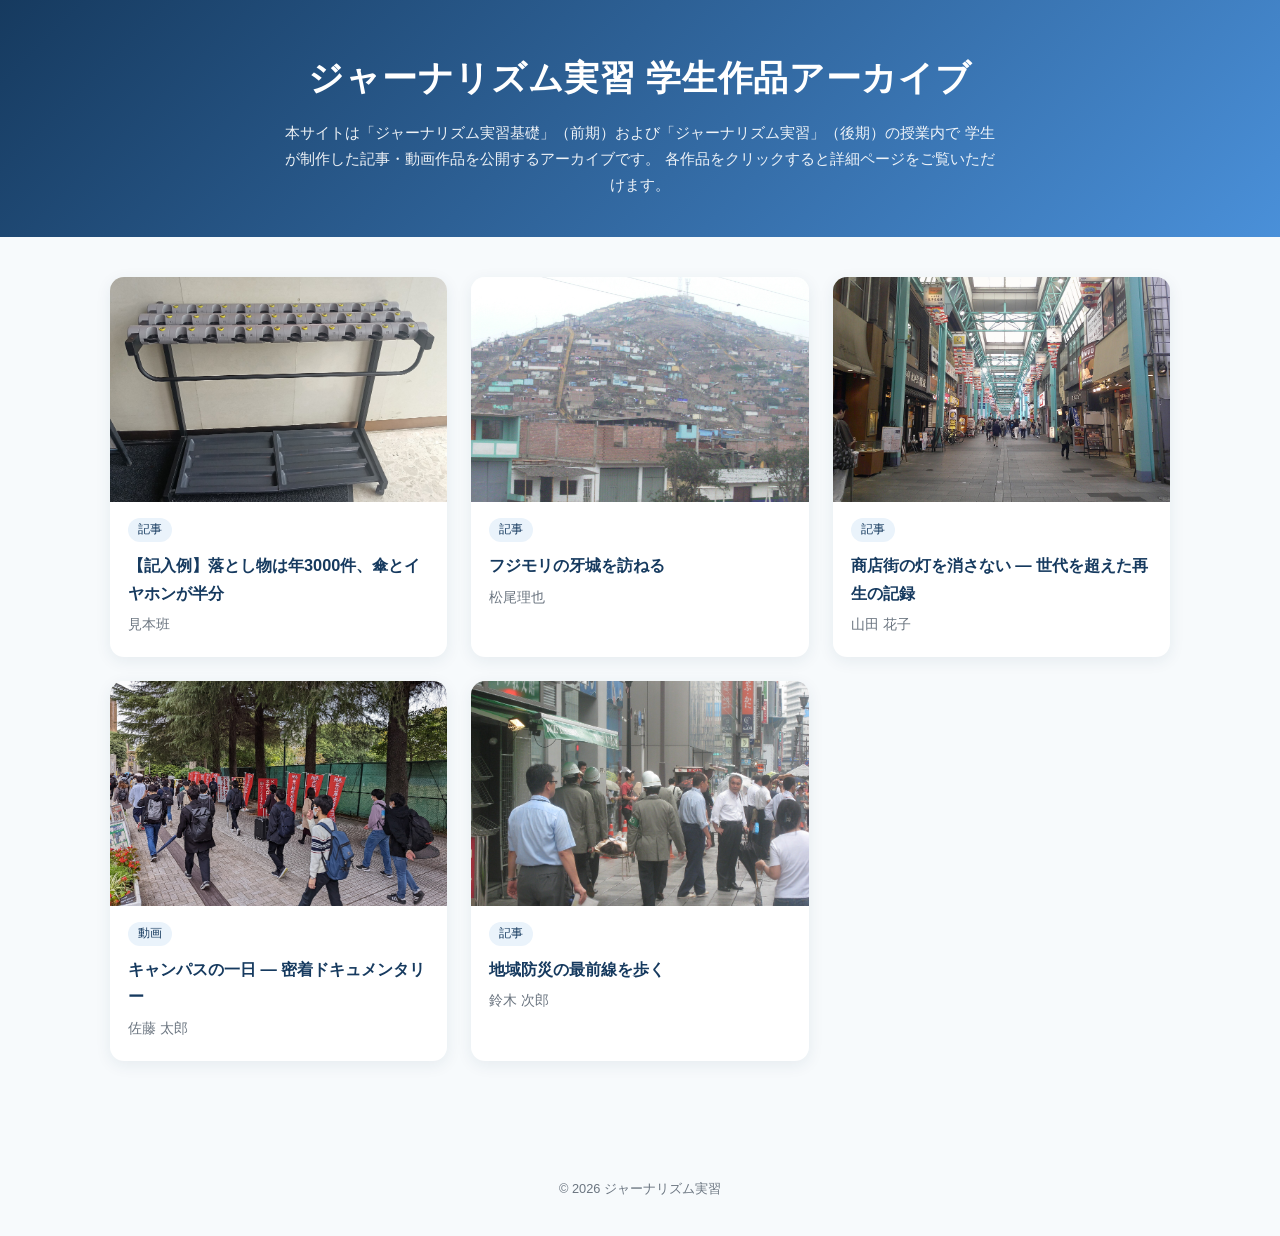
<file: index.html>
<!DOCTYPE html>
<html lang="ja">
<head>
  <meta charset="UTF-8">
  <meta name="viewport" content="width=device-width, initial-scale=1.0">
  <meta name="robots" content="noindex, nofollow">
  <title>ジャーナリズム実習 学生作品アーカイブ</title>
  <link rel="stylesheet" href="css/style.css?v=4">
</head>
<body>
  <header class="site-header">
    <h1>ジャーナリズム実習 学生作品アーカイブ</h1>
    <!-- ここのテキストは自由に差し替えてください -->
    <p class="site-description" id="site-description">
      本サイトは「ジャーナリズム実習基礎」（前期）および「ジャーナリズム実習」（後期）の授業内で
      学生が制作した記事・動画作品を公開するアーカイブです。
      各作品をクリックすると詳細ページをご覧いただけます。
    </p>
  </header>

  <main>
    <div class="works-grid" id="works-grid">
      <p class="empty-message">読み込み中...</p>
    </div>
  </main>

  <footer class="site-footer">
    <p>&copy; 2026 ジャーナリズム実習</p>
  </footer>

  <script src="js/main.js"></script>
</body>
</html>
</file>
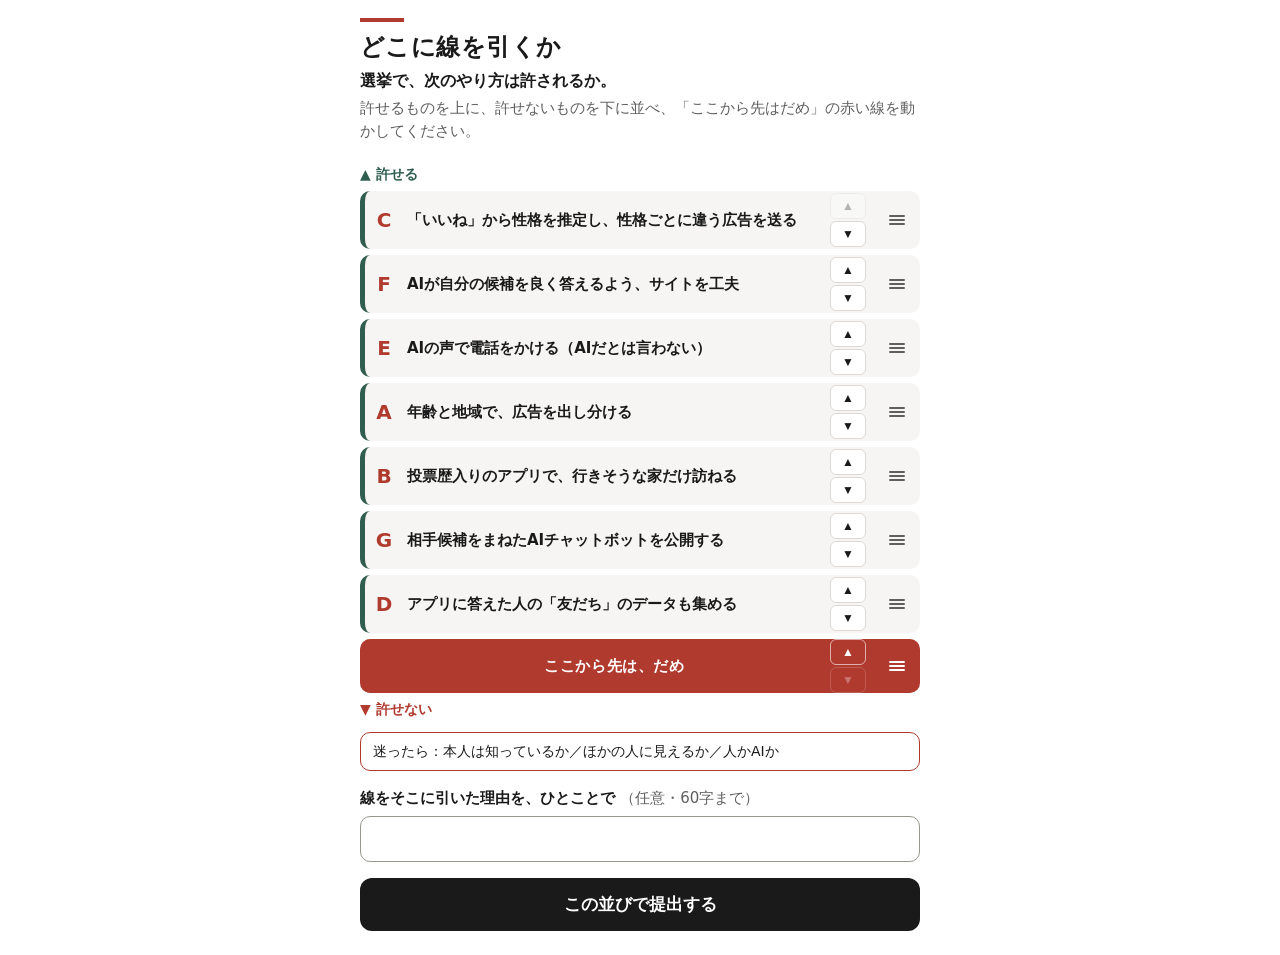
<file: line11/index.html>
<!doctype html>
<html lang="ja">
<head>
<meta charset="utf-8">
<meta name="viewport" content="width=device-width,initial-scale=1,viewport-fit=cover">
<meta name="robots" content="noindex,nofollow">
<title>どこに線を引くか</title>
<style>
  :root {
    --ink: #1A1A1A; --muted: #5F5F5F; --paper: #FFFFFF; --card: #F6F5F3;
    --accent: #B03A2E; --accent-soft: #F7E9E7; --rule: #DDDAD5; --ok: #2F5D50;
    color-scheme: light;
  }
  * { box-sizing: border-box; }
  html { -webkit-text-size-adjust: 100%; }
  body {
    margin: 0; background: var(--paper); color: var(--ink);
    font-family: "Hiragino Sans", "Yu Gothic UI", "Yu Gothic", "Noto Sans JP", system-ui, sans-serif;
    font-size: 16px; line-height: 1.5;
    padding: 0 16px calc(24px + env(safe-area-inset-bottom));
  }
  main { max-width: 560px; margin: 0 auto; }
  header { padding: 18px 0 8px; }
  .bar { width: 44px; height: 4px; background: var(--accent); margin-bottom: 10px; }
  h1 { font-size: 24px; line-height: 1.3; margin: 0 0 6px; letter-spacing: .02em; }
  .q { font-weight: 700; margin: 0 0 4px; }
  .inst { margin: 0; color: var(--muted); font-size: 15px; }
  .demo { margin: 10px 0 0; padding: 6px 10px; border: 1px dashed var(--rule); border-radius: 8px; font-size: 13px; color: var(--muted); }

  .end { display: flex; align-items: center; gap: 8px; font-size: 14px; font-weight: 700; margin: 14px 0 6px; }
  .end.ok { color: var(--ok); }
  .end.ng { color: var(--accent); margin: 6px 0 0; }

  #list { list-style: none; margin: 0; padding: 0; position: relative; }
  #list li {
    display: flex; align-items: stretch; gap: 8px; min-height: 58px;
    background: var(--card); border-radius: 10px; margin: 0 0 6px;
    border-left: 5px solid var(--ok); position: relative;
    user-select: none; -webkit-user-select: none; -webkit-touch-callout: none;
  }
  #list li.ng { border-left-color: var(--accent); background: var(--accent-soft); }
  #list li.dragging { z-index: 5; box-shadow: 0 8px 22px rgba(0,0,0,.22); transition: none; }
  #list li.settle { transition: transform .16s ease; }
  .letter { flex: none; width: 34px; display: flex; align-items: center; justify-content: center; font-weight: 800; font-size: 20px; color: var(--accent); padding-left: 4px; }
  .text { flex: 1; align-self: center; padding: 8px 0; font-weight: 600; font-size: 15px; line-height: 1.4; }
  .updown { flex: none; display: flex; flex-direction: column; justify-content: center; gap: 2px; }
  .updown button {
    width: 36px; height: 26px; border: 1px solid var(--rule); background: #fff; color: var(--ink);
    border-radius: 6px; font-size: 12px; line-height: 1; padding: 0; cursor: pointer;
  }
  .updown button:disabled { opacity: .3; }
  .handle {
    flex: none; width: 46px; display: flex; align-items: center; justify-content: center;
    touch-action: none; cursor: grab; color: var(--muted); border-radius: 0 10px 10px 0;
  }
  .handle svg { pointer-events: none; }
  #list li.line {
    background: var(--accent); color: #fff; border-left-color: var(--accent); min-height: 46px;
  }
  #list li.line .text { text-align: center; font-size: 15px; font-weight: 800; letter-spacing: .04em; }
  #list li.line .letter { color: #fff; font-size: 16px; }
  #list li.line .handle { color: #fff; }
  #list li.line .updown button { border-color: rgba(255,255,255,.6); background: transparent; color: #fff; }

  .hint { margin: 12px 0 0; padding: 8px 12px; border: 1px solid var(--accent); border-radius: 10px; font-size: 14px; }
  label.reason { display: block; margin: 16px 0 6px; font-weight: 700; font-size: 15px; }
  label.reason span { font-weight: 400; color: var(--muted); }
  #reason { width: 100%; font: inherit; padding: 10px 12px; border: 1px solid #9A9690; border-radius: 10px; background: #fff; color: var(--ink); }
  #send {
    display: block; width: 100%; margin: 16px 0 0; padding: 14px; font: inherit; font-weight: 800; font-size: 17px;
    color: #fff; background: var(--ink); border: 0; border-radius: 12px; cursor: pointer;
  }
  #send:disabled { opacity: .5; }
  #status { margin: 12px 0 0; padding: 12px 14px; border-radius: 10px; font-size: 15px; display: none; }
  #status.done { display: block; background: #E9F1EE; color: #1F4438; }
  #status.err { display: block; background: var(--accent-soft); color: #7C241B; }
  #status b { font-size: 17px; letter-spacing: .06em; }
  :focus-visible { outline: 3px solid #2B6CB0; outline-offset: 2px; }
</style>
</head>
<body>
<main>
  <header>
    <div class="bar"></div>
    <h1 id="title"></h1>
    <p class="q" id="question"></p>
    <p class="inst" id="instruction"></p>
    <p class="demo" id="demo" hidden>試作モード：回答はこの端末の中だけに保存されます。</p>
  </header>

  <div class="end ok">▲ 許せる</div>
  <ul id="list" aria-label="カードの並び。上が許せる、下が許せない"></ul>
  <div class="end ng">▼ 許せない</div>

  <p class="hint" id="hint"></p>

  <div id="reasonBox" hidden>
    <label class="reason" for="reason">線をそこに引いた理由を、ひとことで <span>（任意・60字まで）</span></label>
    <input id="reason" type="text" maxlength="60" autocomplete="off" enterkeyhint="done">
  </div>

  <button id="send" type="button">この並びで提出する</button>
  <div id="status" role="status" aria-live="polite"></div>
</main>

<script src="config.js?v=20261128b"></script>
<script>
(function () {
  "use strict";
  var CFG = window.LINE_APP;
  var LINE = "|";
  var KEY = "lineapp:" + CFG.session;
  var list = document.getElementById("list");
  var sendBtn = document.getElementById("send");
  var statusBox = document.getElementById("status");
  var reasonInput = document.getElementById("reason");
  var cardText = {};
  CFG.cards.forEach(function (c) { cardText[c.id] = c.text; });

  document.getElementById("title").textContent = CFG.title;
  document.title = CFG.title;
  document.getElementById("question").textContent = CFG.question;
  document.getElementById("instruction").textContent = CFG.instruction;
  document.getElementById("hint").textContent = CFG.hint;
  if (!CFG.endpoint) document.getElementById("demo").hidden = false;
  if (CFG.rehearsal) { var dm = document.getElementById("demo"); dm.textContent = "リハーサル用のページです（本番の集計には入りません）。"; dm.hidden = false; }
  if (CFG.askReason) document.getElementById("reasonBox").hidden = false;

  // ---- 状態（端末に保存。再読み込みしても並びが残る） ----
  function load() { try { return JSON.parse(localStorage.getItem(KEY)) || null; } catch (e) { return null; } }
  function save() { try { localStorage.setItem(KEY, JSON.stringify(state)); } catch (e) {} }
  function newId() {
    var a = new Uint8Array(9);
    (window.crypto || window.msCrypto).getRandomValues(a);
    return Array.prototype.map.call(a, function (b) { return ("0" + b.toString(16)).slice(-2); }).join("");
  }
  function shuffled(ids) {
    var a = ids.slice();
    for (var i = a.length - 1; i > 0; i--) {
      var j = Math.floor(Math.random() * (i + 1)); var t = a[i]; a[i] = a[j]; a[j] = t;
    }
    return a;
  }
  function validOrder(o) {
    if (!Array.isArray(o) || o.length !== CFG.cards.length + 1) return false;
    var want = CFG.cards.map(function (c) { return c.id; }).concat([LINE]).sort().join("");
    return o.slice().sort().join("") === want;
  }
  var state = load();
  if (!state || !validOrder(state.order)) {
    // 最初の並びは人によって違う（順番の影響をならす）。線は一番下に置く。
    state = { id: newId(), order: shuffled(CFG.cards.map(function (c) { return c.id; })).concat([LINE]),
              touchedLine: false, touchedCards: false, submitted: null, reason: "" };
  }
  reasonInput.value = state.reason || "";

  // ---- 描画 ----
  var GRIP = '<svg width="20" height="20" viewBox="0 0 20 20" aria-hidden="true"><path d="M3 6h14M3 10h14M3 14h14" stroke="currentColor" stroke-width="2" stroke-linecap="round"/></svg>';
  function makeItem(id) {
    var li = document.createElement("li");
    li.dataset.id = id;
    var isLine = id === LINE;
    if (isLine) li.className = "line";
    var letter = document.createElement("div"); letter.className = "letter"; letter.textContent = isLine ? "" : id;
    var text = document.createElement("div"); text.className = "text";
    text.textContent = isLine ? "ここから先は、だめ" : cardText[id];
    var ud = document.createElement("div"); ud.className = "updown";
    var name = isLine ? "線" : "カード" + id;
    var up = document.createElement("button"); up.type = "button"; up.textContent = "▲"; up.setAttribute("aria-label", name + "を上へ");
    var dn = document.createElement("button"); dn.type = "button"; dn.textContent = "▼"; dn.setAttribute("aria-label", name + "を下へ");
    up.addEventListener("click", function () { step(li, -1); });
    dn.addEventListener("click", function () { step(li, 1); });
    ud.appendChild(up); ud.appendChild(dn);
    var h = document.createElement("div"); h.className = "handle"; h.innerHTML = GRIP;
    h.setAttribute("aria-hidden", "true");
    li.appendChild(letter); li.appendChild(text); li.appendChild(ud); li.appendChild(h);
    bindDrag(li, h);
    return li;
  }
  state.order.forEach(function (id) { list.appendChild(makeItem(id)); });

  function items() { return Array.prototype.slice.call(list.children); }
  function refresh() {
    var below = false;
    var its = items();
    its.forEach(function (li, i) {
      if (li.dataset.id === LINE) { below = true; }
      else li.classList.toggle("ng", below);
      var b = li.querySelectorAll(".updown button");
      b[0].disabled = i === 0; b[1].disabled = i === its.length - 1;
    });
    state.order = its.map(function (li) { return li.dataset.id; });
    save();
  }
  function touched(li) {
    if (li.dataset.id === LINE) state.touchedLine = true; else state.touchedCards = true;
    if (state.submitted) markDirty();
  }
  function step(li, dir) {
    var sib = dir < 0 ? li.previousElementSibling : li.nextElementSibling;
    if (!sib) return;
    if (dir < 0) list.insertBefore(li, sib); else list.insertBefore(sib, li);
    touched(li); refresh();
    var btn = li.querySelectorAll(".updown button")[dir < 0 ? 0 : 1];
    (btn.disabled ? li.querySelectorAll(".updown button")[dir < 0 ? 1 : 0] : btn).focus();
  }

  // ---- ドラッグ（つまみを押さえて上下に動かす） ----
  // 動かしている行そのものはDOMから外さず、まわりの行を入れ替える（ポインターの捕捉が切れないように）。
  var drag = null;
  function bindDrag(li, h) {
    h.addEventListener("pointerdown", function (e) {
      if (drag || (e.pointerType === "mouse" && e.button !== 0)) return;
      e.preventDefault();
      var listTop = list.getBoundingClientRect().top;
      drag = { li: li, h: h, pid: e.pointerId, grab: e.clientY - listTop - li.offsetTop, y: e.clientY, moved: false, raf: 0 };
      try { h.setPointerCapture(e.pointerId); } catch (err) {}
      li.classList.remove("settle"); li.classList.add("dragging");
      drag.raf = requestAnimationFrame(tick);
    });
    h.addEventListener("pointermove", function (e) {
      if (!drag || drag.li !== li || e.pointerId !== drag.pid) return;
      e.preventDefault(); drag.y = e.clientY; place();
    });
    function end(e) {
      if (!drag || drag.li !== li || e.pointerId !== drag.pid) return;
      cancelAnimationFrame(drag.raf);
      var moved = drag.moved; drag = null;
      li.classList.remove("dragging"); li.classList.add("settle"); li.style.transform = "";
      if (moved) touched(li);
      refresh();
    }
    h.addEventListener("pointerup", end);
    h.addEventListener("pointercancel", end);
    h.addEventListener("lostpointercapture", end);
  }
  function place() {
    var li = drag.li, h = li.offsetHeight;
    var listRect = list.getBoundingClientRect();
    var top = drag.y - listRect.top - drag.grab;
    top = Math.max(-4, Math.min(list.offsetHeight - h + 4, top));
    var centre = top + h / 2, guard = 0;
    while (guard++ < 20) {
      var prev = li.previousElementSibling, next = li.nextElementSibling;
      if (prev && centre < prev.offsetTop + prev.offsetHeight / 2) { slide(prev, function () { list.insertBefore(prev, li.nextSibling); }); drag.moved = true; }
      else if (next && centre > next.offsetTop + next.offsetHeight / 2) { slide(next, function () { list.insertBefore(next, li); }); drag.moved = true; }
      else break;
    }
    li.style.transform = "translateY(" + (top - li.offsetTop) + "px)";
  }
  function slide(el, move) {            // 入れ替わる行を、すっと動かす
    var before = el.offsetTop; move(); var d = before - el.offsetTop;
    el.classList.remove("settle"); el.style.transform = "translateY(" + d + "px)";
    void el.offsetHeight;
    el.classList.add("settle"); el.style.transform = "";
  }
  function tick() {                     // 画面の端まで持っていったら、ページを送る
    if (!drag) return;
    var edge = 64, speed = 0;
    if (drag.y < edge) speed = -Math.ceil((edge - drag.y) / 6);
    else if (drag.y > window.innerHeight - edge) speed = Math.ceil((drag.y - (window.innerHeight - edge)) / 6);
    if (speed) { window.scrollBy(0, speed); place(); }
    drag.raf = requestAnimationFrame(tick);
  }

  // ---- 提出 ----
  function summary(order) {
    var s = "";
    order.forEach(function (id) { s += id === LINE ? "｜" : id + " "; });
    return s.replace(/ ｜/, "｜").trim();
  }
  function show(kind, html) { statusBox.className = kind; statusBox.innerHTML = html; }
  function esc(s) { return String(s).replace(/[&<>"']/g, function (c) { return { "&": "&amp;", "<": "&lt;", ">": "&gt;", '"': "&quot;", "'": "&#39;" }[c]; }); }
  function markDirty() {
    sendBtn.textContent = "並べ直した内容で、もう一度提出する";
    show("done", "前に提出した並び：<b>" + esc(summary(state.submitted)) + "</b><br>並びを変えました。もう一度「提出」を押すと、新しい並びに置き換わります。");
  }
  function markDone() {
    sendBtn.textContent = "並べ直して、もう一度提出する";
    show("done", "提出しました。ありがとうございます。<br>あなたの並び：<b>" + esc(summary(state.submitted)) + "</b><br>（｜が「ここから先はだめ」の線です）");
  }
  if (state.submitted) markDone();

  function post(payload, attempt) {
    if (!CFG.endpoint) {                 // 試作モード：端末の中に保存
      var k = "lineapp-demo:" + CFG.session, rows;
      try { rows = JSON.parse(localStorage.getItem(k)) || {}; } catch (e) { rows = {}; }
      rows[payload.id] = { o: payload.order, l: payload.line, r: payload.reason };
      localStorage.setItem(k, JSON.stringify(rows));
      return Promise.resolve();
    }
    return fetch(CFG.endpoint, { method: "POST", headers: { "Content-Type": "text/plain;charset=utf-8" }, body: JSON.stringify(payload) })
      .then(function (r) { if (!r.ok) throw new Error("HTTP " + r.status); return r.json(); })
      .then(function (j) { if (!j || !j.ok) throw new Error((j && j.error) || "error"); })
      .catch(function (err) {
        if (attempt >= 3) throw err;
        return new Promise(function (res) { setTimeout(res, 800 * attempt + Math.random() * 600); })
          .then(function () { return post(payload, attempt + 1); });
      });
  }
  reasonInput.addEventListener("input", function () { state.reason = reasonInput.value; save(); if (state.submitted) markDirty(); });
  sendBtn.addEventListener("click", function () {
    refresh();
    if (!state.touchedLine && !state.submitted) {
      if (!window.confirm("赤い線をまだ動かしていません。\nこの位置（" + summary(state.order) + "）で提出しますか？")) return;
    }
    var order = state.order.slice();
    var line = order.indexOf(LINE);
    var payload = { session: CFG.session, id: state.id, order: order.filter(function (x) { return x !== LINE; }).join(""),
                    line: line, reason: CFG.askReason ? reasonInput.value.trim().slice(0, 60) : "" };
    sendBtn.disabled = true; var label = sendBtn.textContent; sendBtn.textContent = "送っています…";
    post(payload, 1).then(function () {
      state.submitted = order; save(); sendBtn.disabled = false; markDone();
    }).catch(function () {
      sendBtn.disabled = false; sendBtn.textContent = label;
      show("err", "うまく送れませんでした。電波のよいところで、もう一度「提出」を押してください。");
    });
  });

  refresh();
})();
</script>
</body>
</html>
</file>
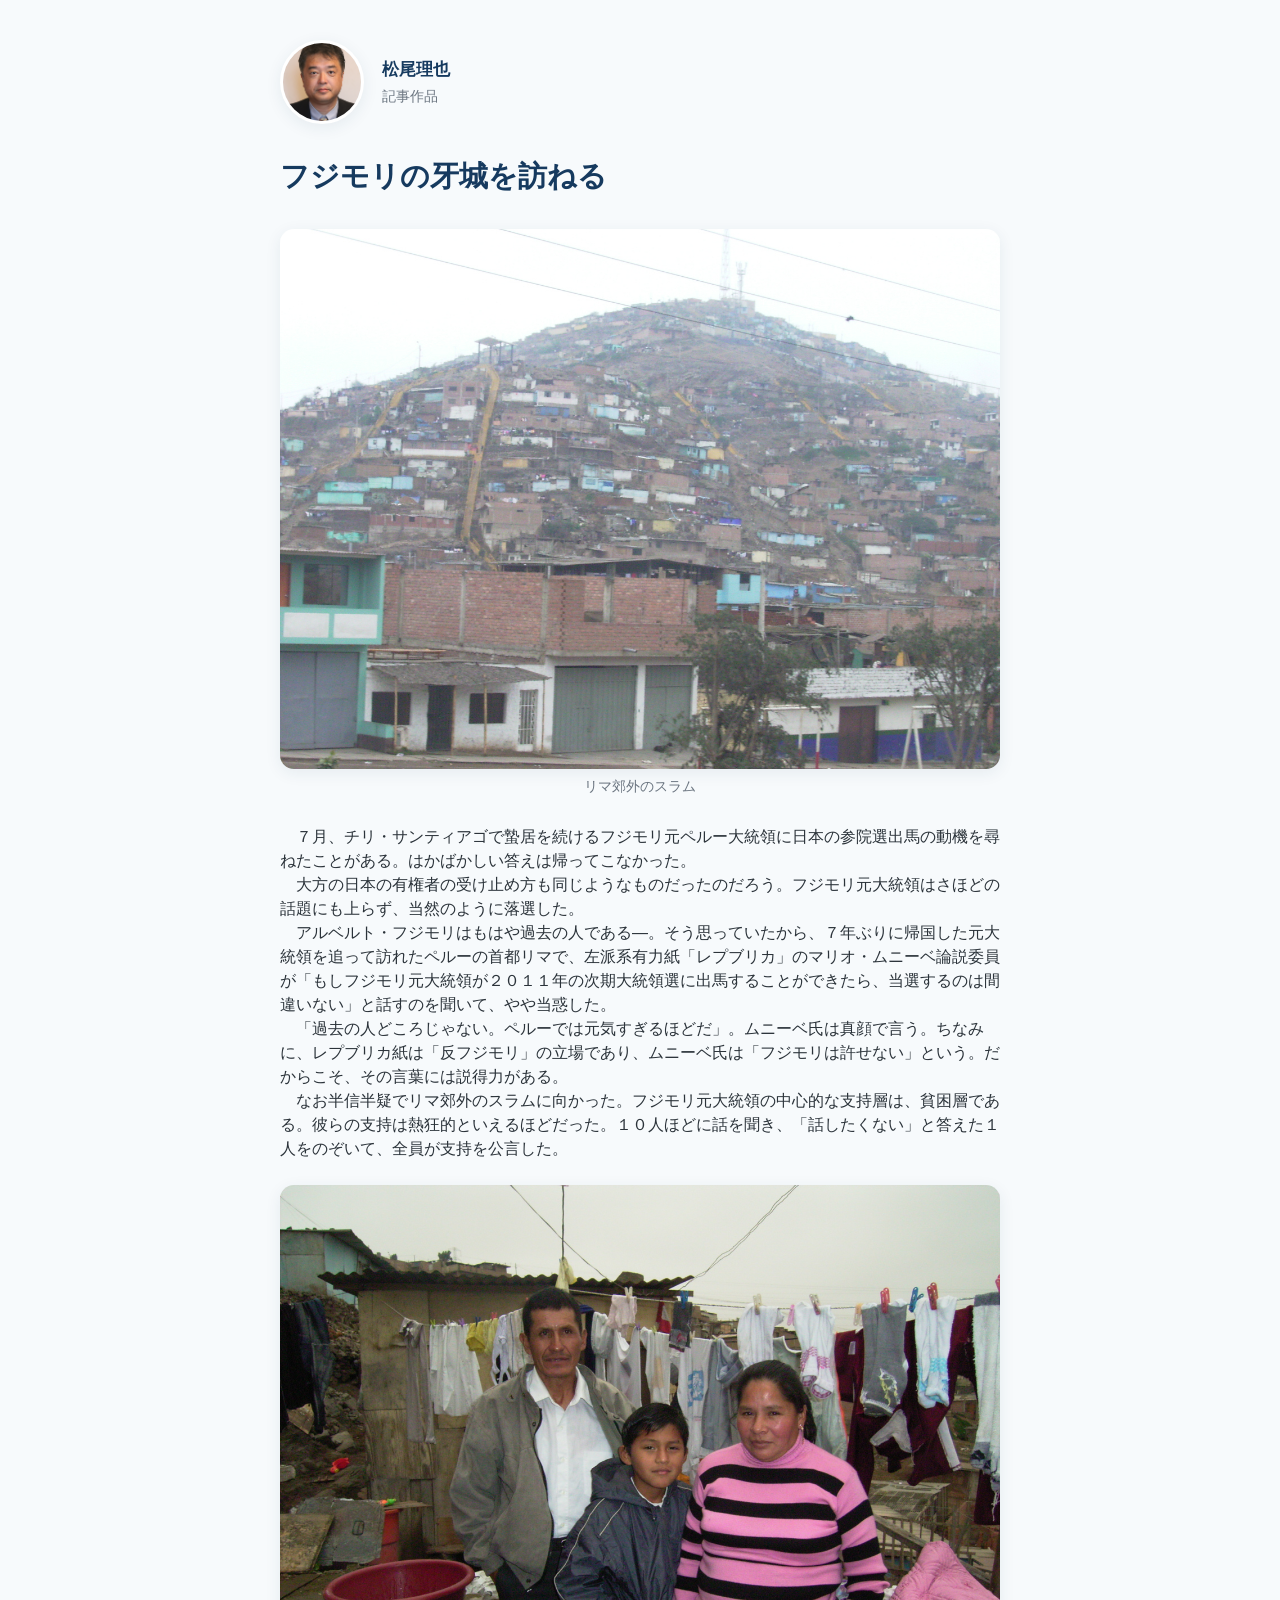
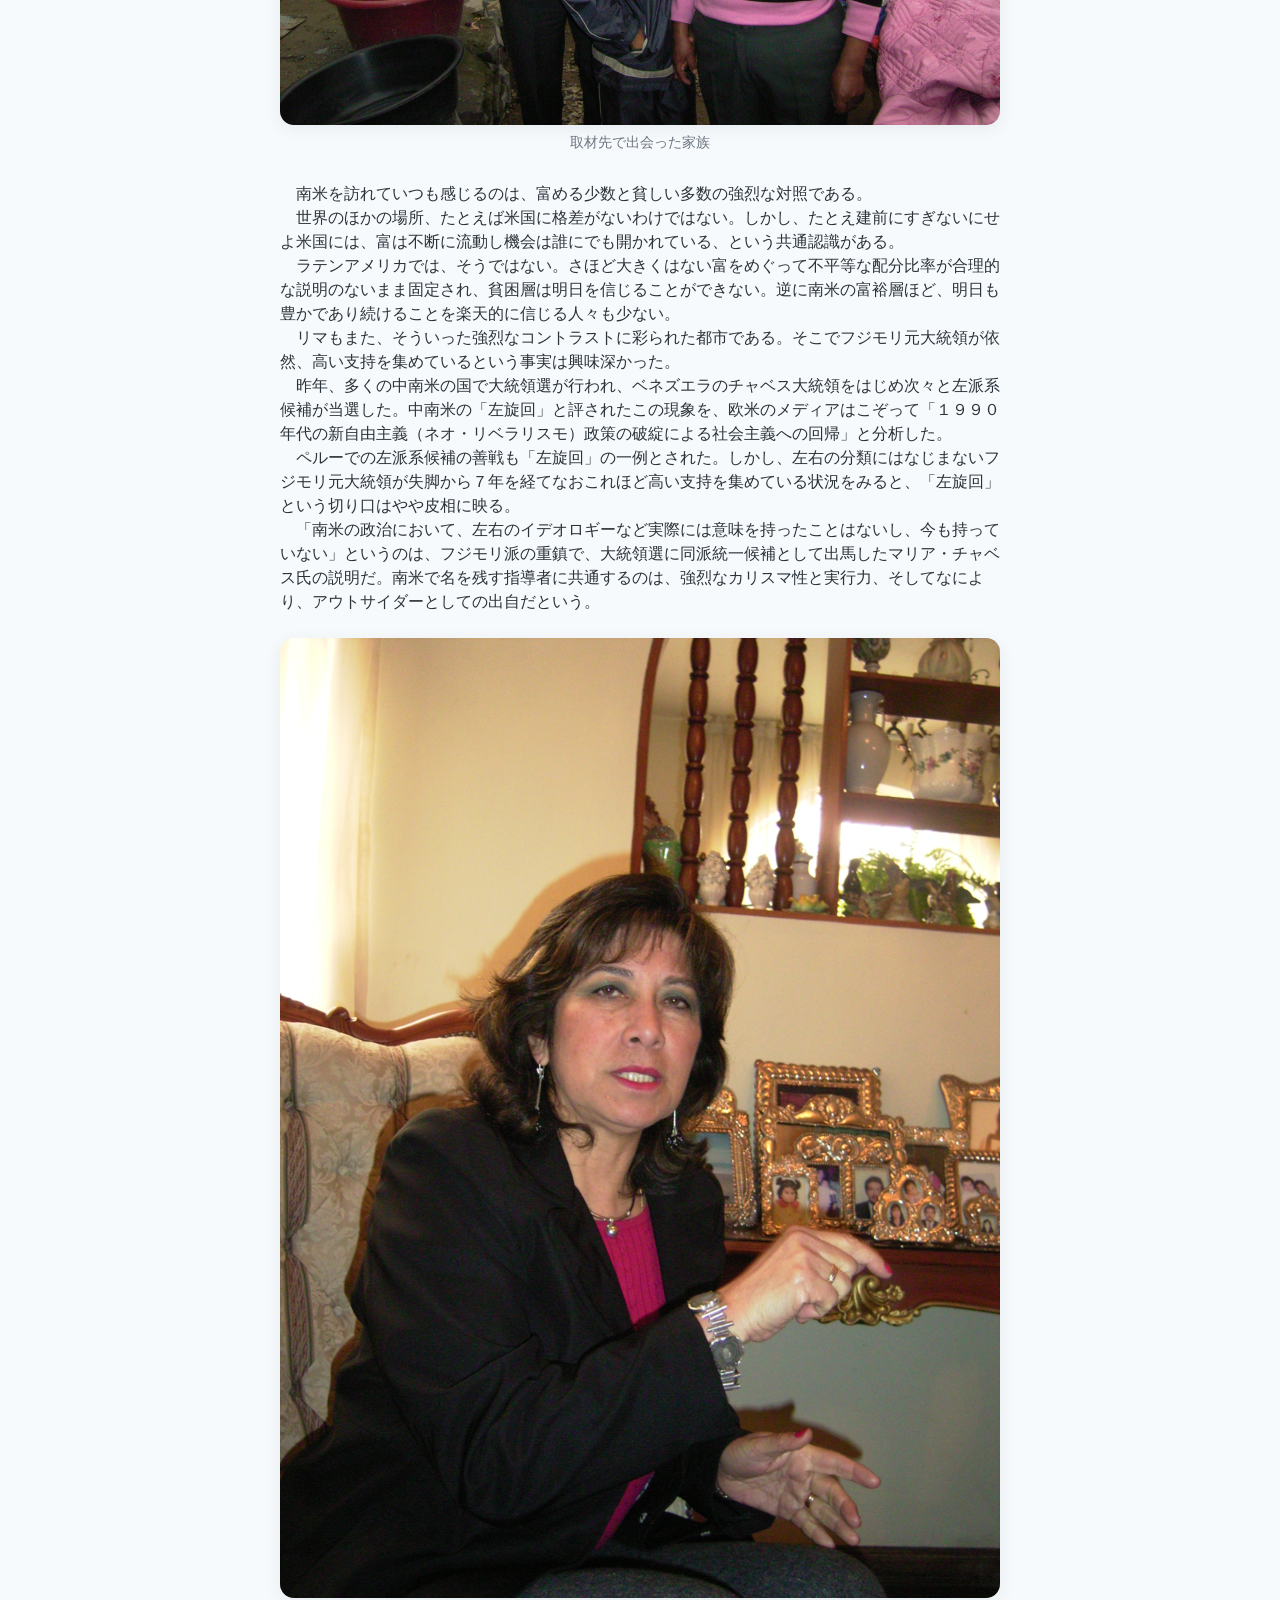
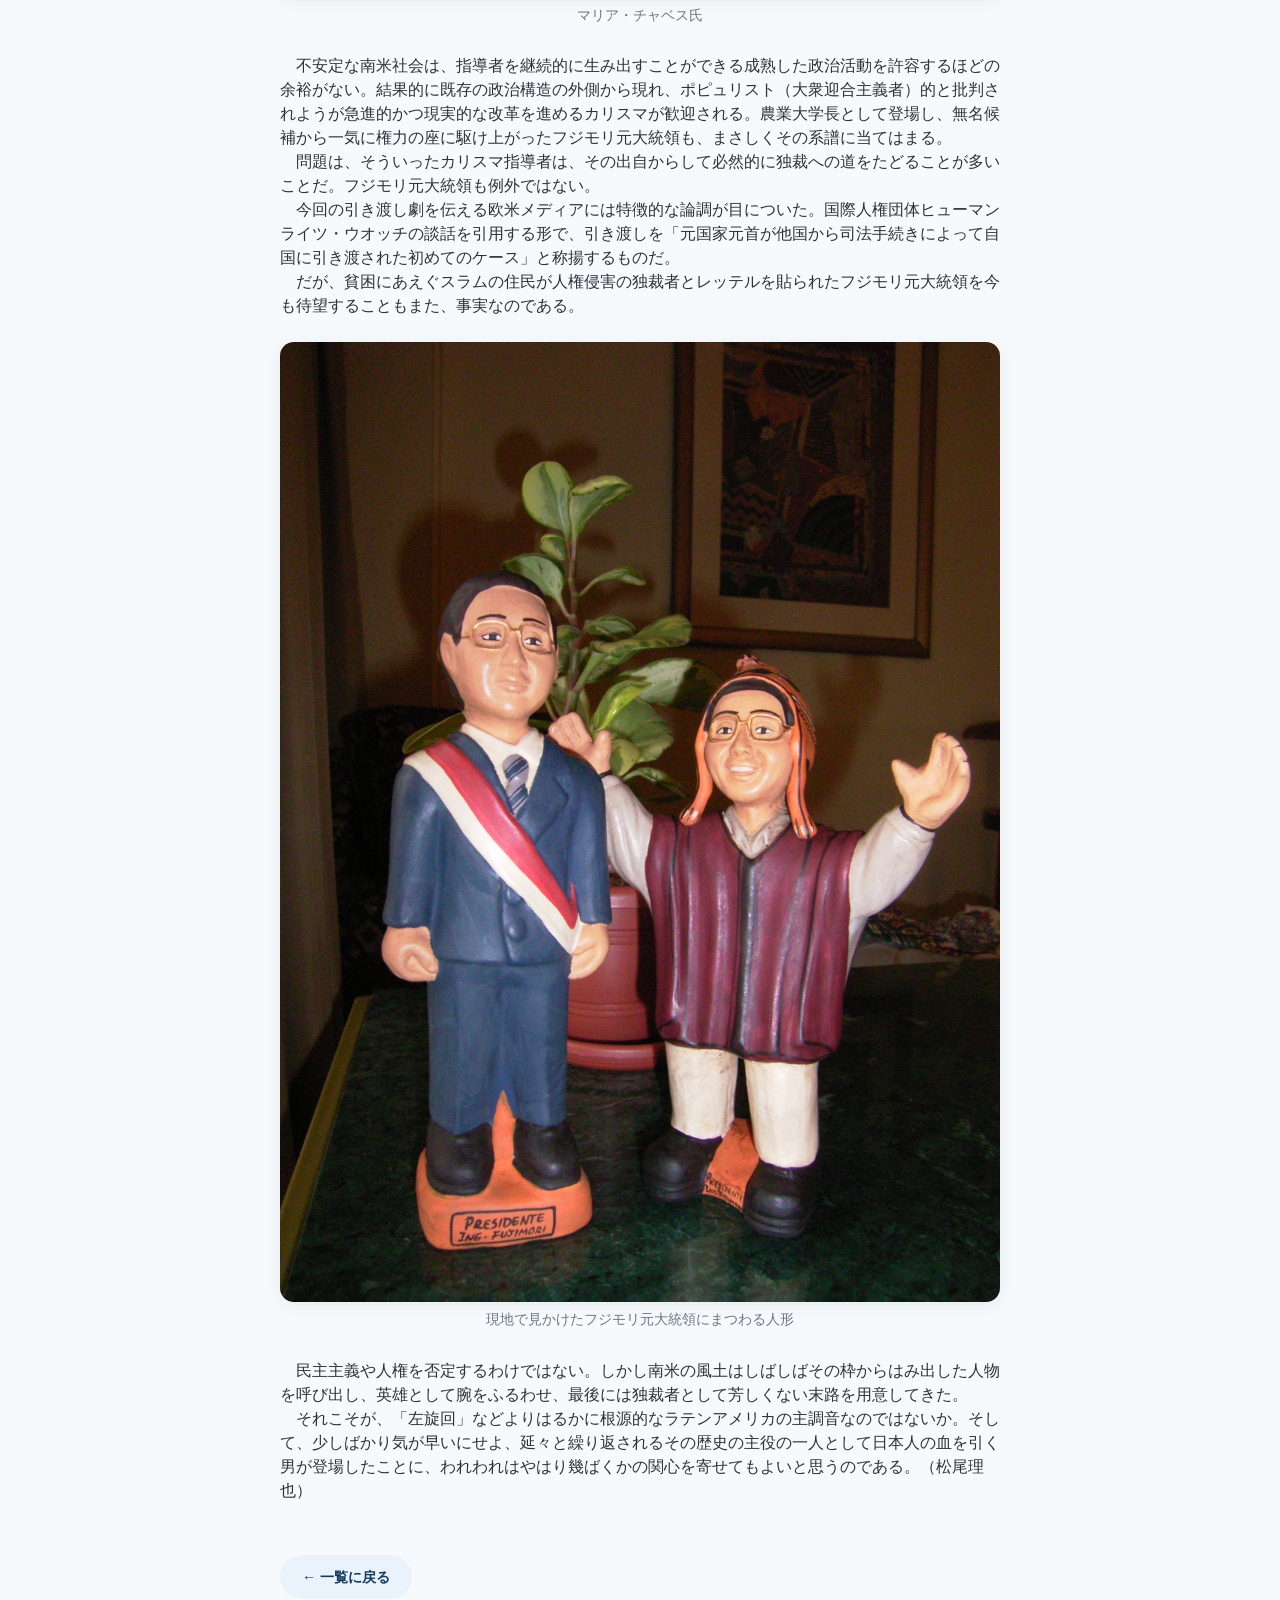
<file: works/work04.html>
<!DOCTYPE html>
<html lang="ja">
<head>
  <meta charset="UTF-8">
  <meta name="viewport" content="width=device-width, initial-scale=1.0">
  <meta name="robots" content="noindex, nofollow">
  <title>フジモリの牙城を訪ねる｜ジャーナリズム実習 学生作品アーカイブ</title>
  <link rel="stylesheet" href="../css/style.css?v=4">
</head>
<body>
  <main class="work-page">
    <div class="work-profile">
      <img class="work-profile__photo" src="../images/thumb01.JPG" alt="松尾理也さんの顔写真">
      <div>
        <div class="work-profile__name">松尾理也</div>
        <div class="work-profile__role">記事作品</div>
      </div>
    </div>

    <h1 class="work-title">フジモリの牙城を訪ねる</h1>

    <div class="work-body">
      <figure class="inline-photo">
        <img src="../images/village.JPG" alt="リマ郊外のスラム">
        <figcaption>リマ郊外のスラム</figcaption>
      </figure>

      <p>　７月、チリ・サンティアゴで蟄居を続けるフジモリ元ペルー大統領に日本の参院選出馬の動機を尋ねたことがある。はかばかしい答えは帰ってこなかった。</p>
      <p>　大方の日本の有権者の受け止め方も同じようなものだったのだろう。フジモリ元大統領はさほどの話題にも上らず、当然のように落選した。</p>
      <p>　アルベルト・フジモリはもはや過去の人である―。そう思っていたから、７年ぶりに帰国した元大統領を追って訪れたペルーの首都リマで、左派系有力紙「レプブリカ」のマリオ・ムニーベ論説委員が「もしフジモリ元大統領が２０１１年の次期大統領選に出馬することができたら、当選するのは間違いない」と話すのを聞いて、やや当惑した。</p>
      <p>　「過去の人どころじゃない。ペルーでは元気すぎるほどだ」。ムニーベ氏は真顔で言う。ちなみに、レプブリカ紙は「反フジモリ」の立場であり、ムニーベ氏は「フジモリは許せない」という。だからこそ、その言葉には説得力がある。</p>
      <p>　なお半信半疑でリマ郊外のスラムに向かった。フジモリ元大統領の中心的な支持層は、貧困層である。彼らの支持は熱狂的といえるほどだった。１０人ほどに話を聞き、「話したくない」と答えた１人をのぞいて、全員が支持を公言した。</p>

      <figure class="inline-photo">
        <img src="../images/family.JPG" alt="取材先で出会った家族">
        <figcaption>取材先で出会った家族</figcaption>
      </figure>

      <p>　南米を訪れていつも感じるのは、富める少数と貧しい多数の強烈な対照である。</p>
      <p>　世界のほかの場所、たとえば米国に格差がないわけではない。しかし、たとえ建前にすぎないにせよ米国には、富は不断に流動し機会は誰にでも開かれている、という共通認識がある。</p>
      <p>　ラテンアメリカでは、そうではない。さほど大きくはない富をめぐって不平等な配分比率が合理的な説明のないまま固定され、貧困層は明日を信じることができない。逆に南米の富裕層ほど、明日も豊かであり続けることを楽天的に信じる人々も少ない。</p>
      <p>　リマもまた、そういった強烈なコントラストに彩られた都市である。そこでフジモリ元大統領が依然、高い支持を集めているという事実は興味深かった。</p>
      <p>　昨年、多くの中南米の国で大統領選が行われ、ベネズエラのチャベス大統領をはじめ次々と左派系候補が当選した。中南米の「左旋回」と評されたこの現象を、欧米のメディアはこぞって「１９９０年代の新自由主義（ネオ・リベラリスモ）政策の破綻による社会主義への回帰」と分析した。</p>
      <p>　ペルーでの左派系候補の善戦も「左旋回」の一例とされた。しかし、左右の分類にはなじまないフジモリ元大統領が失脚から７年を経てなおこれほど高い支持を集めている状況をみると、「左旋回」という切り口はやや皮相に映る。</p>
      <p>　「南米の政治において、左右のイデオロギーなど実際には意味を持ったことはないし、今も持っていない」というのは、フジモリ派の重鎮で、大統領選に同派統一候補として出馬したマリア・チャベス氏の説明だ。南米で名を残す指導者に共通するのは、強烈なカリスマ性と実行力、そしてなにより、アウトサイダーとしての出自だという。</p>

      <figure class="inline-photo">
        <img src="../images/chavez.JPG" alt="マリア・チャベス氏">
        <figcaption>マリア・チャベス氏</figcaption>
      </figure>

      <p>　不安定な南米社会は、指導者を継続的に生み出すことができる成熟した政治活動を許容するほどの余裕がない。結果的に既存の政治構造の外側から現れ、ポピュリスト（大衆迎合主義者）的と批判されようが急進的かつ現実的な改革を進めるカリスマが歓迎される。農業大学長として登場し、無名候補から一気に権力の座に駆け上がったフジモリ元大統領も、まさしくその系譜に当てはまる。</p>
      <p>　問題は、そういったカリスマ指導者は、その出自からして必然的に独裁への道をたどることが多いことだ。フジモリ元大統領も例外ではない。</p>
      <p>　今回の引き渡し劇を伝える欧米メディアには特徴的な論調が目についた。国際人権団体ヒューマンライツ・ウオッチの談話を引用する形で、引き渡しを「元国家元首が他国から司法手続きによって自国に引き渡された初めてのケース」と称揚するものだ。</p>
      <p>　だが、貧困にあえぐスラムの住民が人権侵害の独裁者とレッテルを貼られたフジモリ元大統領を今も待望することもまた、事実なのである。</p>

      <figure class="inline-photo">
        <img src="../images/doll.JPG" alt="現地で見かけたフジモリ元大統領にまつわる人形">
        <figcaption>現地で見かけたフジモリ元大統領にまつわる人形</figcaption>
      </figure>

      <p>　民主主義や人権を否定するわけではない。しかし南米の風土はしばしばその枠からはみ出した人物を呼び出し、英雄として腕をふるわせ、最後には独裁者として芳しくない末路を用意してきた。</p>
      <p>　それこそが、「左旋回」などよりはるかに根源的なラテンアメリカの主調音なのではないか。そして、少しばかり気が早いにせよ、延々と繰り返されるその歴史の主役の一人として日本人の血を引く男が登場したことに、われわれはやはり幾ばくかの関心を寄せてもよいと思うのである。（松尾理也）</p>
    </div>

    <a class="back-link" href="../index.html">← 一覧に戻る</a>
  </main>
</body>
</html>
</file>
<file: css/style.css>
:root {
  --color-navy: #163a5f;
  --color-sky: #4a90d9;
  --color-sky-light: #eaf3fb;
  --color-text: #2b333a;
  --color-text-light: #6b7580;
  --color-bg: #f7fafc;
  --color-white: #ffffff;
  --radius: 14px;
  --shadow: 0 4px 16px rgba(22, 58, 95, 0.08);
}

* {
  box-sizing: border-box;
}

body {
  margin: 0;
  font-family: "Noto Sans JP", "Yu Gothic", "游ゴシック", "Hiragino Kaku Gothic ProN",
    "ヒラギノ角ゴ ProN W3", sans-serif;
  background: var(--color-bg);
  color: var(--color-text);
  line-height: 1.7;
}

a {
  color: inherit;
  text-decoration: none;
}

/* ---------- Header ---------- */
.site-header {
  background: linear-gradient(135deg, var(--color-navy), var(--color-sky));
  color: var(--color-white);
  padding: 48px 24px 40px;
  text-align: center;
}

.site-header h1 {
  margin: 0 0 12px;
  font-size: clamp(1.5rem, 4vw, 2.2rem);
  letter-spacing: 0.02em;
}

.site-description {
  max-width: 720px;
  margin: 0 auto;
  font-size: 0.95rem;
  color: rgba(255, 255, 255, 0.92);
}

/* ---------- Main / Grid ---------- */
main {
  max-width: 1100px;
  margin: 0 auto;
  padding: 40px 20px 80px;
}

.works-grid {
  display: grid;
  grid-template-columns: repeat(auto-fill, minmax(260px, 1fr));
  gap: 24px;
}

.work-card {
  background: var(--color-white);
  border-radius: var(--radius);
  box-shadow: var(--shadow);
  overflow: hidden;
  display: flex;
  flex-direction: column;
  transition: transform 0.15s ease, box-shadow 0.15s ease;
}

.work-card:hover {
  transform: translateY(-4px);
  box-shadow: 0 8px 24px rgba(22, 58, 95, 0.14);
}

.work-card__thumb {
  width: 100%;
  aspect-ratio: 3 / 2;
  object-fit: cover;
  background: var(--color-sky-light);
}

.work-card__body {
  padding: 16px 18px 20px;
  flex: 1;
  display: flex;
  flex-direction: column;
  gap: 6px;
}

.work-card__badge {
  align-self: flex-start;
  font-size: 0.72rem;
  color: var(--color-navy);
  background: var(--color-sky-light);
  padding: 2px 10px;
  border-radius: 999px;
  margin-bottom: 4px;
}

.work-card__title {
  font-size: 1.02rem;
  font-weight: 700;
  color: var(--color-navy);
}

.work-card__student {
  font-size: 0.88rem;
  color: var(--color-text-light);
}

.empty-message {
  text-align: center;
  color: var(--color-text-light);
  padding: 60px 0;
}

/* ---------- Work detail page ---------- */
.work-page {
  max-width: 760px;
  margin: 0 auto;
  padding: 40px 20px 80px;
}

.work-profile {
  display: flex;
  align-items: center;
  gap: 18px;
  margin-bottom: 28px;
}

.work-profile__photo {
  width: 84px;
  height: 84px;
  border-radius: 50%;
  object-fit: cover;
  background: var(--color-sky-light);
  border: 3px solid var(--color-white);
  box-shadow: var(--shadow);
  flex-shrink: 0;
}

.work-profile__name {
  font-weight: 700;
  color: var(--color-navy);
  font-size: 1.05rem;
}

.work-profile__role {
  font-size: 0.85rem;
  color: var(--color-text-light);
}

.work-title {
  font-size: clamp(1.3rem, 3.5vw, 1.8rem);
  color: var(--color-navy);
  margin: 0 0 28px;
}

.work-body {
  font-size: 1rem;
  line-height: 1.5;
  margin-bottom: 32px;
}

p.work-body {
  white-space: pre-wrap;
}

.work-body p {
  margin: 0;
}

.work-body figure.inline-photo {
  margin: 1.5em 0 28px;
}

.work-body figure.inline-photo img {
  display: block;
  width: 100%;
  border-radius: var(--radius);
  box-shadow: var(--shadow);
  object-fit: cover;
}

.work-body figure.inline-photo figcaption {
  margin-top: 8px;
  font-size: 0.85rem;
  color: var(--color-text-light);
  text-align: center;
}

.work-gallery {
  display: grid;
  grid-template-columns: repeat(auto-fit, minmax(220px, 1fr));
  gap: 16px;
  margin-bottom: 32px;
}

.work-gallery img {
  width: 100%;
  border-radius: var(--radius);
  box-shadow: var(--shadow);
  object-fit: cover;
}

.video-frame-wrapper {
  position: relative;
  width: 100%;
  padding-top: 56.25%; /* 16:9 */
  border-radius: var(--radius);
  overflow: hidden;
  box-shadow: var(--shadow);
  margin-bottom: 32px;
}

.video-frame-wrapper iframe {
  position: absolute;
  inset: 0;
  width: 100%;
  height: 100%;
  border: 0;
}

.back-link {
  display: inline-block;
  margin-top: 20px;
  padding: 10px 22px;
  background: var(--color-sky-light);
  color: var(--color-navy);
  border-radius: 999px;
  font-weight: 700;
  font-size: 0.9rem;
}

.back-link:hover {
  background: var(--color-sky);
  color: var(--color-white);
}

/* ---------- Footer ---------- */
.site-footer {
  text-align: center;
  padding: 24px;
  font-size: 0.8rem;
  color: var(--color-text-light);
}

@media (max-width: 480px) {
  .works-grid {
    grid-template-columns: repeat(auto-fill, minmax(150px, 1fr));
  }
}

/* =========================================================
   2026年後期「ジャーナリズム実習」班単位の記事ページ用
   ========================================================= */

/* 著者欄：班名と班員 */
.work-profile__members {
  font-size: 0.82rem;
  color: var(--color-text-light);
  margin-top: 2px;
  line-height: 1.5;
}

/* サブ見出し */
.work-subtitle {
  font-size: clamp(0.98rem, 2.2vw, 1.12rem);
  color: var(--color-sky);
  font-weight: 700;
  margin: -18px 0 26px;
  line-height: 1.6;
}

/* リード（記事全体の要約 100〜150字） */
.work-lead {
  font-size: 1.02rem;
  line-height: 1.85;
  font-weight: 500;
  background: var(--color-sky-light);
  border-left: 4px solid var(--color-sky);
  border-radius: 0 var(--radius) var(--radius) 0;
  padding: 18px 22px;
  margin: 0 0 34px;
}

/* 小見出し（本記・雑観・解説などの区切り） */
.work-body h2 {
  font-size: 1.16rem;
  color: var(--color-navy);
  border-left: 5px solid var(--color-sky);
  padding-left: 12px;
  margin: 2.2em 0 0.9em;
  line-height: 1.5;
}

.work-body h2:first-child {
  margin-top: 0;
}

/* 各パート末尾の署名（文・氏名） */
.part-credit {
  text-align: right;
  font-size: 0.88rem;
  color: var(--color-text-light);
  margin: 0.9em 0 0 !important;
}

/* グラフィック（グラフ・表・図解） */
.work-body figure.inline-graphic {
  margin: 2em 0 28px;
  background: var(--color-white);
  border: 1px solid #dfe7ee;
  border-radius: var(--radius);
  padding: 18px 18px 14px;
  box-shadow: var(--shadow);
}

.work-body figure.inline-graphic img {
  display: block;
  width: 100%;
  border-radius: 6px;
}

.work-body figure.inline-graphic figcaption {
  margin-top: 12px;
  text-align: left;
}

.graphic-title {
  display: block;
  font-weight: 700;
  color: var(--color-navy);
  font-size: 0.96rem;
  line-height: 1.5;
}

.graphic-source {
  display: block;
  margin-top: 5px;
  font-size: 0.8rem;
  color: var(--color-text-light);
  line-height: 1.6;
}

/* 談話（取材相手の声） */
.work-danwa {
  background: var(--color-sky-light);
  border-radius: var(--radius);
  padding: 20px 24px 16px;
  margin: 2.2em 0 28px;
}

.work-danwa h3 {
  margin: 0 0 10px;
  font-size: 1.02rem;
  color: var(--color-navy);
}

.work-danwa p {
  margin: 0 0 8px !important;
  line-height: 1.75;
}

.danwa-attr {
  text-align: right;
  font-size: 0.88rem;
  color: var(--color-text-light);
}

/* 記事末のクレジット（班全員の名前） */
.work-credit {
  border-top: 2px solid var(--color-sky-light);
  border-bottom: 2px solid var(--color-sky-light);
  padding: 18px 0;
  margin: 40px 0 0;
  font-size: 0.9rem;
  line-height: 1.9;
}

.work-credit__line {
  margin: 0;
  color: var(--color-text);
}

.work-credit__line span {
  display: inline-block;
  min-width: 6.4em;
  font-weight: 700;
  color: var(--color-navy);
}

/* 取材源・参考資料 */
.work-sources {
  margin: 22px 0 0;
  font-size: 0.86rem;
  color: var(--color-text-light);
}

.work-sources summary {
  cursor: pointer;
  font-weight: 700;
  color: var(--color-navy);
  padding: 6px 0;
}

.work-sources ul {
  margin: 8px 0 0;
  padding-left: 1.3em;
  line-height: 1.8;
}

/* 見本ページであることを示す帯 */
.sample-notice {
  background: #fff5e6;
  border: 1px solid #f0c987;
  border-radius: var(--radius);
  padding: 14px 18px;
  margin: 0 0 28px;
  font-size: 0.88rem;
  color: #8a5a12;
  line-height: 1.7;
}

@media (max-width: 480px) {
  .work-credit__line span {
    display: block;
    min-width: 0;
  }
}

/* ---------------------------------------------------------
   リード写真（本文の前に置くメイン写真）
   .work-body の外にあるため、上の .work-body 限定の指定が効かず、
   画像が原寸のまま横にはみ出していた。ここで全体に効く指定を置く。
   --------------------------------------------------------- */
figure.inline-photo {
  margin: 1.5em 0 28px;
}

figure.inline-photo img {
  display: block;
  width: 100%;
  border-radius: var(--radius);
  box-shadow: var(--shadow);
  object-fit: cover;
}

figure.inline-photo figcaption {
  margin-top: 8px;
  font-size: 0.85rem;
  color: var(--color-text-light);
  text-align: center;
}

/* 本文より前に置くメイン写真は、画面に収まる高さに抑える
   （本文中の写真＝.work-body 内には適用されない） */
.work-page > figure.inline-photo img {
  max-height: 54vh;
}
</file>
